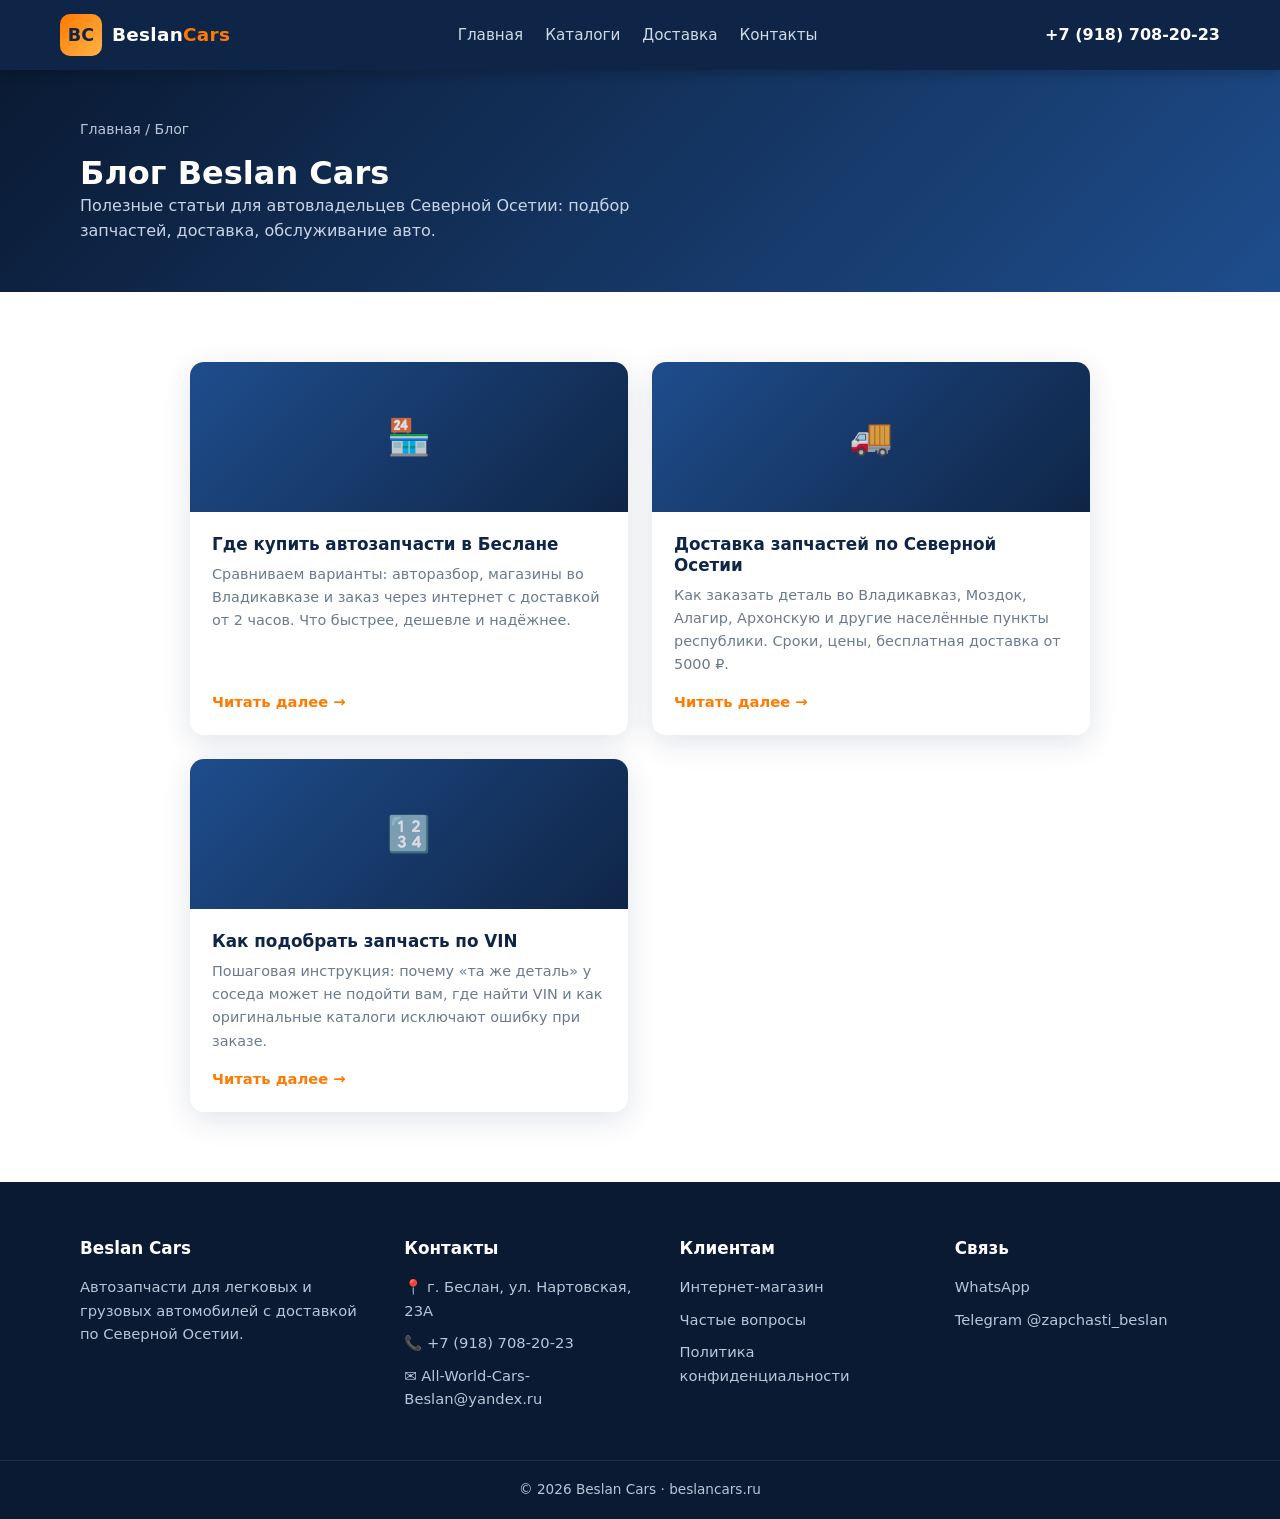
<file: blog.html>
<!DOCTYPE html>
<html lang="ru">
<head>
  <meta charset="UTF-8">
  <meta name="viewport" content="width=device-width, initial-scale=1.0">
  <title>Блог об автозапчастях — Beslan Cars | Беслан, Северная Осетия</title>
  <meta name="description" content="Статьи о подборе и покупке автозапчастей в Северной Осетии: как выбрать деталь по VIN, доставка запчастей, советы автовладельцам.">
  <link rel="canonical" href="https://beslancars.ru/blog.html">
  <meta name="robots" content="index, follow">
  <link rel="icon" type="image/svg+xml" href="assets/favicon.svg">
  <link rel="stylesheet" href="css/style.css">
</head>
<body>
  <header class="header">
    <div class="container header__inner">
      <a class="logo" href="/" aria-label="Beslan Cars — на главную">
        <span class="logo__mark">BC</span>
        <span class="logo__text">Beslan<span>Cars</span></span>
      </a>
      <nav class="nav" aria-label="Навигация">
        <a href="/">Главная</a>
        <a href="/#catalogs">Каталоги</a>
        <a href="/#delivery">Доставка</a>
        <a href="/#contacts">Контакты</a>
      </nav>
      <div class="header__cta">
        <a href="tel:+79187082023" class="header__phone">+7 (918) 708-20-23</a>
        <button class="burger" aria-label="Открыть меню">☰</button>
      </div>
    </div>
  </header>

  <section class="page-head">
    <div class="container">
      <p class="breadcrumbs"><a href="/">Главная</a> / Блог</p>
      <h1>Блог Beslan Cars</h1>
      <p style="color:#c9d5e6; max-width:640px">Полезные статьи для автовладельцев Северной Осетии: подбор запчастей, доставка, обслуживание авто.</p>
    </div>
  </section>

  <section class="section">
    <div class="container">
      <div class="blog-list">
        <article class="card post-card">
          <div class="post-card__img">🏪</div>
          <div class="post-card__body">
            <h3><a href="blog/gde-kupit-autozapchasti-v-beslane.html" style="color:var(--navy)">Где купить автозапчасти в Беслане</a></h3>
            <p>Сравниваем варианты: авторазбор, магазины во Владикавказе и заказ через интернет с доставкой от 2 часов. Что быстрее, дешевле и надёжнее.</p>
            <a class="read-more" href="blog/gde-kupit-autozapchasti-v-beslane.html">Читать далее →</a>
          </div>
        </article>
        <article class="card post-card">
          <div class="post-card__img">🚚</div>
          <div class="post-card__body">
            <h3><a href="blog/dostavka-zapchastey-po-severoy-osetii.html" style="color:var(--navy)">Доставка запчастей по Северной Осетии</a></h3>
            <p>Как заказать деталь во Владикавказ, Моздок, Алагир, Архонскую и другие населённые пункты республики. Сроки, цены, бесплатная доставка от 5000 ₽.</p>
            <a class="read-more" href="blog/dostavka-zapchastey-po-severoy-osetii.html">Читать далее →</a>
          </div>
        </article>
        <article class="card post-card">
          <div class="post-card__img">🔢</div>
          <div class="post-card__body">
            <h3><a href="blog/kak-podobrat-zapchast-po-vin.html" style="color:var(--navy)">Как подобрать запчасть по VIN</a></h3>
            <p>Пошаговая инструкция: почему «та же деталь» у соседа может не подойти вам, где найти VIN и как оригинальные каталоги исключают ошибку при заказе.</p>
            <a class="read-more" href="blog/kak-podobrat-zapchast-po-vin.html">Читать далее →</a>
          </div>
        </article>
      </div>
    </div>
  </section>

  <footer class="footer">
    <div class="container">
      <div class="footer__grid">
        <div>
          <h3>Beslan Cars</h3>
          <p style="font-size:.92rem">Автозапчасти для легковых и грузовых автомобилей с доставкой по Северной Осетии.</p>
        </div>
        <div>
          <h3>Контакты</h3>
          <ul>
            <li>📍 г. Беслан, ул. Нартовская, 23А</li>
            <li>📞 <a href="tel:+79187082023">+7 (918) 708-20-23</a></li>
            <li>✉️ <a href="mailto:All-World-Cars-Beslan@yandex.ru">All-World-Cars-Beslan@yandex.ru</a></li>
          </ul>
        </div>
        <div>
          <h3>Клиентам</h3>
          <ul>
            <li><a href="https://all-world-cars.com/?FranchiseeId=157358060" target="_blank" rel="noopener noreferrer">Интернет-магазин</a></li>
            <li><a href="/#faq">Частые вопросы</a></li>
            <li><a href="privacy.html">Политика конфиденциальности</a></li>
          </ul>
        </div>
        <div>
          <h3>Связь</h3>
          <ul>
            <li><a href="https://wa.me/79187082023" target="_blank" rel="noopener noreferrer">WhatsApp</a></li>
            <li><a href="https://t.me/zapchasti_beslan" target="_blank" rel="noopener noreferrer">Telegram @zapchasti_beslan</a></li>
          </ul>
        </div>
      </div>
    </div>
    <div class="copyright"><div class="container">© <span class="js-year">2026</span> Beslan Cars · beslancars.ru</div></div>
  </footer>

  <script src="js/main.js" defer></script>
</body>
</html>
</file>
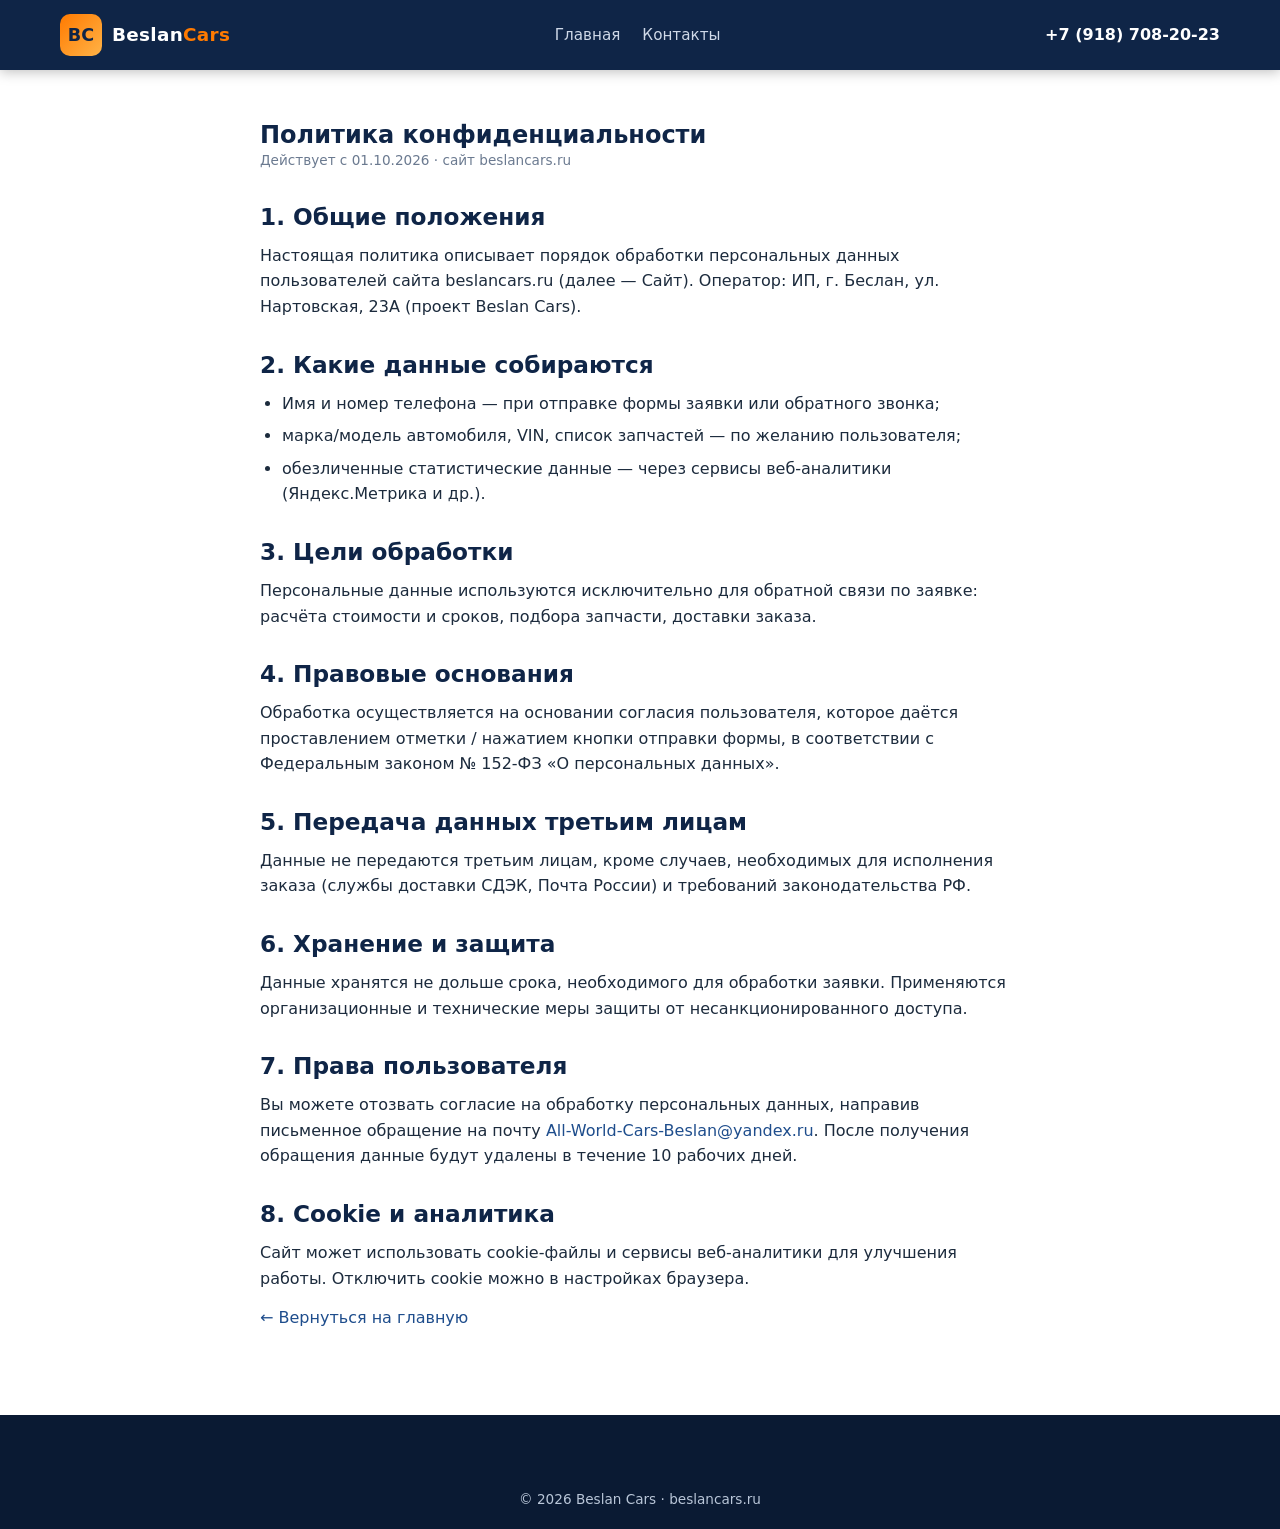
<file: privacy.html>
<!DOCTYPE html>
<html lang="ru">
<head>
  <meta charset="UTF-8">
  <meta name="viewport" content="width=device-width, initial-scale=1.0">
  <title>Политика конфиденциальности — Beslan Cars</title>
  <meta name="robots" content="noindex, follow">
  <link rel="icon" type="image/svg+xml" href="assets/favicon.svg">
  <link rel="stylesheet" href="css/style.css">
</head>
<body>
  <header class="header">
    <div class="container header__inner">
      <a class="logo" href="/" aria-label="Beslan Cars — на главную">
        <span class="logo__mark">BC</span>
        <span class="logo__text">Beslan<span>Cars</span></span>
      </a>
      <nav class="nav"><a href="/">Главная</a><a href="/#contacts">Контакты</a></nav>
      <div class="header__cta">
        <a href="tel:+79187082023" class="header__phone">+7 (918) 708-20-23</a>
        <button class="burger" aria-label="Открыть меню">☰</button>
      </div>
    </div>
  </header>

  <article class="article">
    <h1>Политика конфиденциальности</h1>
    <p class="article__meta">Действует с 01.10.2026 · сайт beslancars.ru</p>

    <h2>1. Общие положения</h2>
    <p>Настоящая политика описывает порядок обработки персональных данных пользователей сайта beslancars.ru (далее — Сайт). Оператор: ИП, г. Беслан, ул. Нартовская, 23А (проект Beslan Cars).</p>

    <h2>2. Какие данные собираются</h2>
    <ul>
      <li>Имя и номер телефона — при отправке формы заявки или обратного звонка;</li>
      <li>марка/модель автомобиля, VIN, список запчастей — по желанию пользователя;</li>
      <li>обезличенные статистические данные — через сервисы веб-аналитики (Яндекс.Метрика и др.).</li>
    </ul>

    <h2>3. Цели обработки</h2>
    <p>Персональные данные используются исключительно для обратной связи по заявке: расчёта стоимости и сроков, подбора запчасти, доставки заказа.</p>

    <h2>4. Правовые основания</h2>
    <p>Обработка осуществляется на основании согласия пользователя, которое даётся проставлением отметки / нажатием кнопки отправки формы, в соответствии с Федеральным законом № 152-ФЗ «О персональных данных».</p>

    <h2>5. Передача данных третьим лицам</h2>
    <p>Данные не передаются третьим лицам, кроме случаев, необходимых для исполнения заказа (службы доставки СДЭК, Почта России) и требований законодательства РФ.</p>

    <h2>6. Хранение и защита</h2>
    <p>Данные хранятся не дольше срока, необходимого для обработки заявки. Применяются организационные и технические меры защиты от несанкционированного доступа.</p>

    <h2>7. Права пользователя</h2>
    <p>Вы можете отозвать согласие на обработку персональных данных, направив письменное обращение на почту <a href="mailto:All-World-Cars-Beslan@yandex.ru">All-World-Cars-Beslan@yandex.ru</a>. После получения обращения данные будут удалены в течение 10 рабочих дней.</p>

    <h2>8. Cookie и аналитика</h2>
    <p>Сайт может использовать cookie-файлы и сервисы веб-аналитики для улучшения работы. Отключить cookie можно в настройках браузера.</p>

    <p><a href="/">← Вернуться на главную</a></p>
  </article>

  <footer class="footer">
    <div class="container">
      <div class="copyright" style="border-top:none">© <span class="js-year">2026</span> Beslan Cars · beslancars.ru</div>
    </div>
  </footer>
  <script src="js/main.js" defer></script>
</body>
</html>
</file>
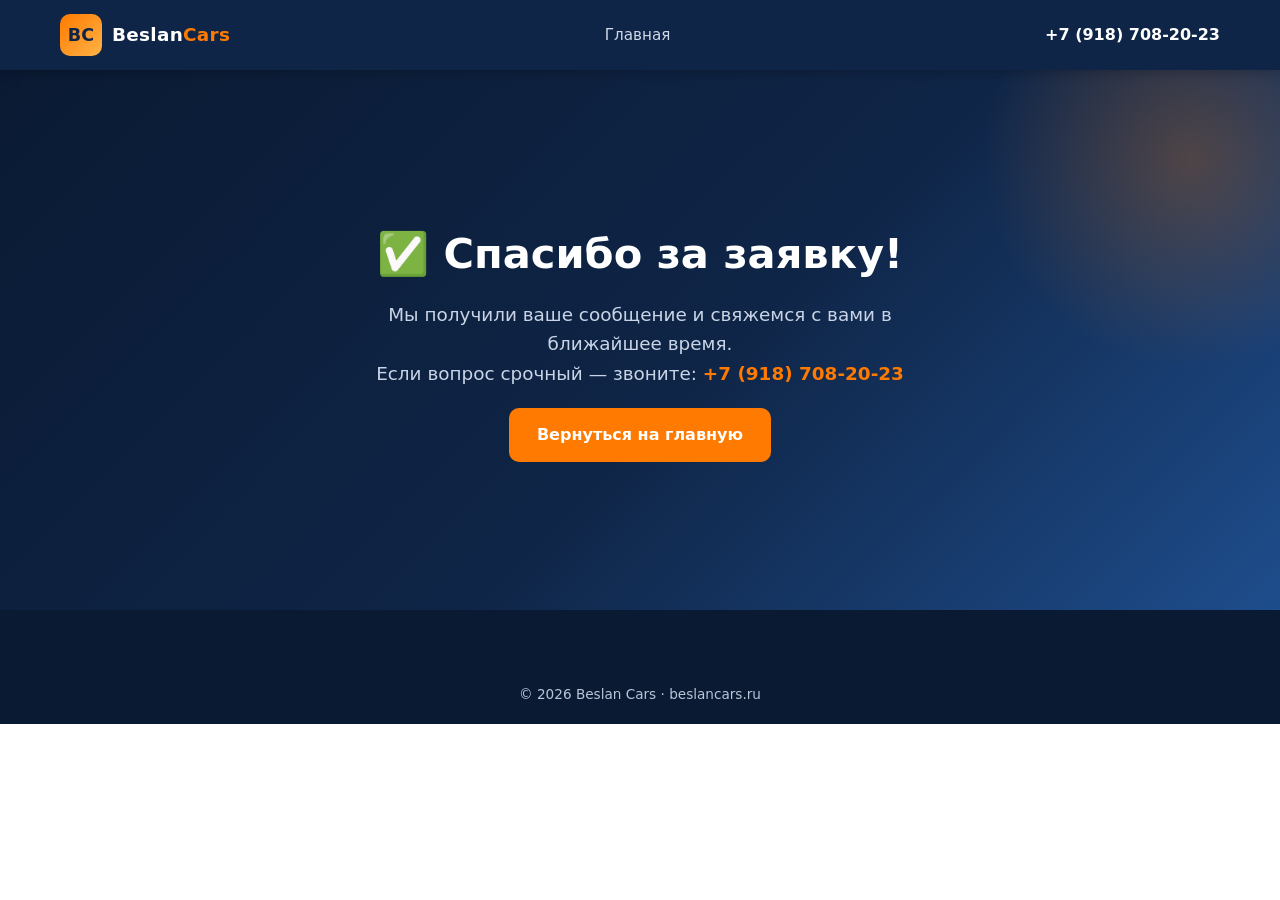
<file: spasibo.html>
<!DOCTYPE html>
<html lang="ru">
<head>
  <meta charset="UTF-8">
  <meta name="viewport" content="width=device-width, initial-scale=1.0">
  <title>Спасибо за заявку! — Beslan Cars</title>
  <meta name="robots" content="noindex, follow">
  <link rel="icon" type="image/svg+xml" href="assets/favicon.svg">
  <link rel="stylesheet" href="css/style.css">
</head>
<body>
  <header class="header">
    <div class="container header__inner">
      <a class="logo" href="/" aria-label="Beslan Cars — на главную">
        <span class="logo__mark">BC</span>
        <span class="logo__text">Beslan<span>Cars</span></span>
      </a>
      <nav class="nav"><a href="/">Главная</a></nav>
      <div class="header__cta">
        <a href="tel:+79187082023" class="header__phone">+7 (918) 708-20-23</a>
        <button class="burger" aria-label="Открыть меню">☰</button>
      </div>
    </div>
  </header>

  <section class="hero" style="min-height:60vh; display:flex; align-items:center">
    <div class="container text-center">
      <h1>✅ Спасибо за заявку!</h1>
      <p class="hero__sub" style="margin:20px auto">Мы получили ваше сообщение и свяжемся с вами в ближайшее время.<br>Если вопрос срочный — звоните: <a href="tel:+79187082023" style="color:var(--orange); font-weight:700">+7 (918) 708-20-23</a></p>
      <a href="/" class="btn btn--primary">Вернуться на главную</a>
    </div>
  </section>

  <footer class="footer">
    <div class="container">
      <div class="copyright" style="border-top:none">© <span class="js-year">2026</span> Beslan Cars · beslancars.ru</div>
    </div>
  </footer>
  <script src="js/main.js" defer></script>
</body>
</html>
</file>
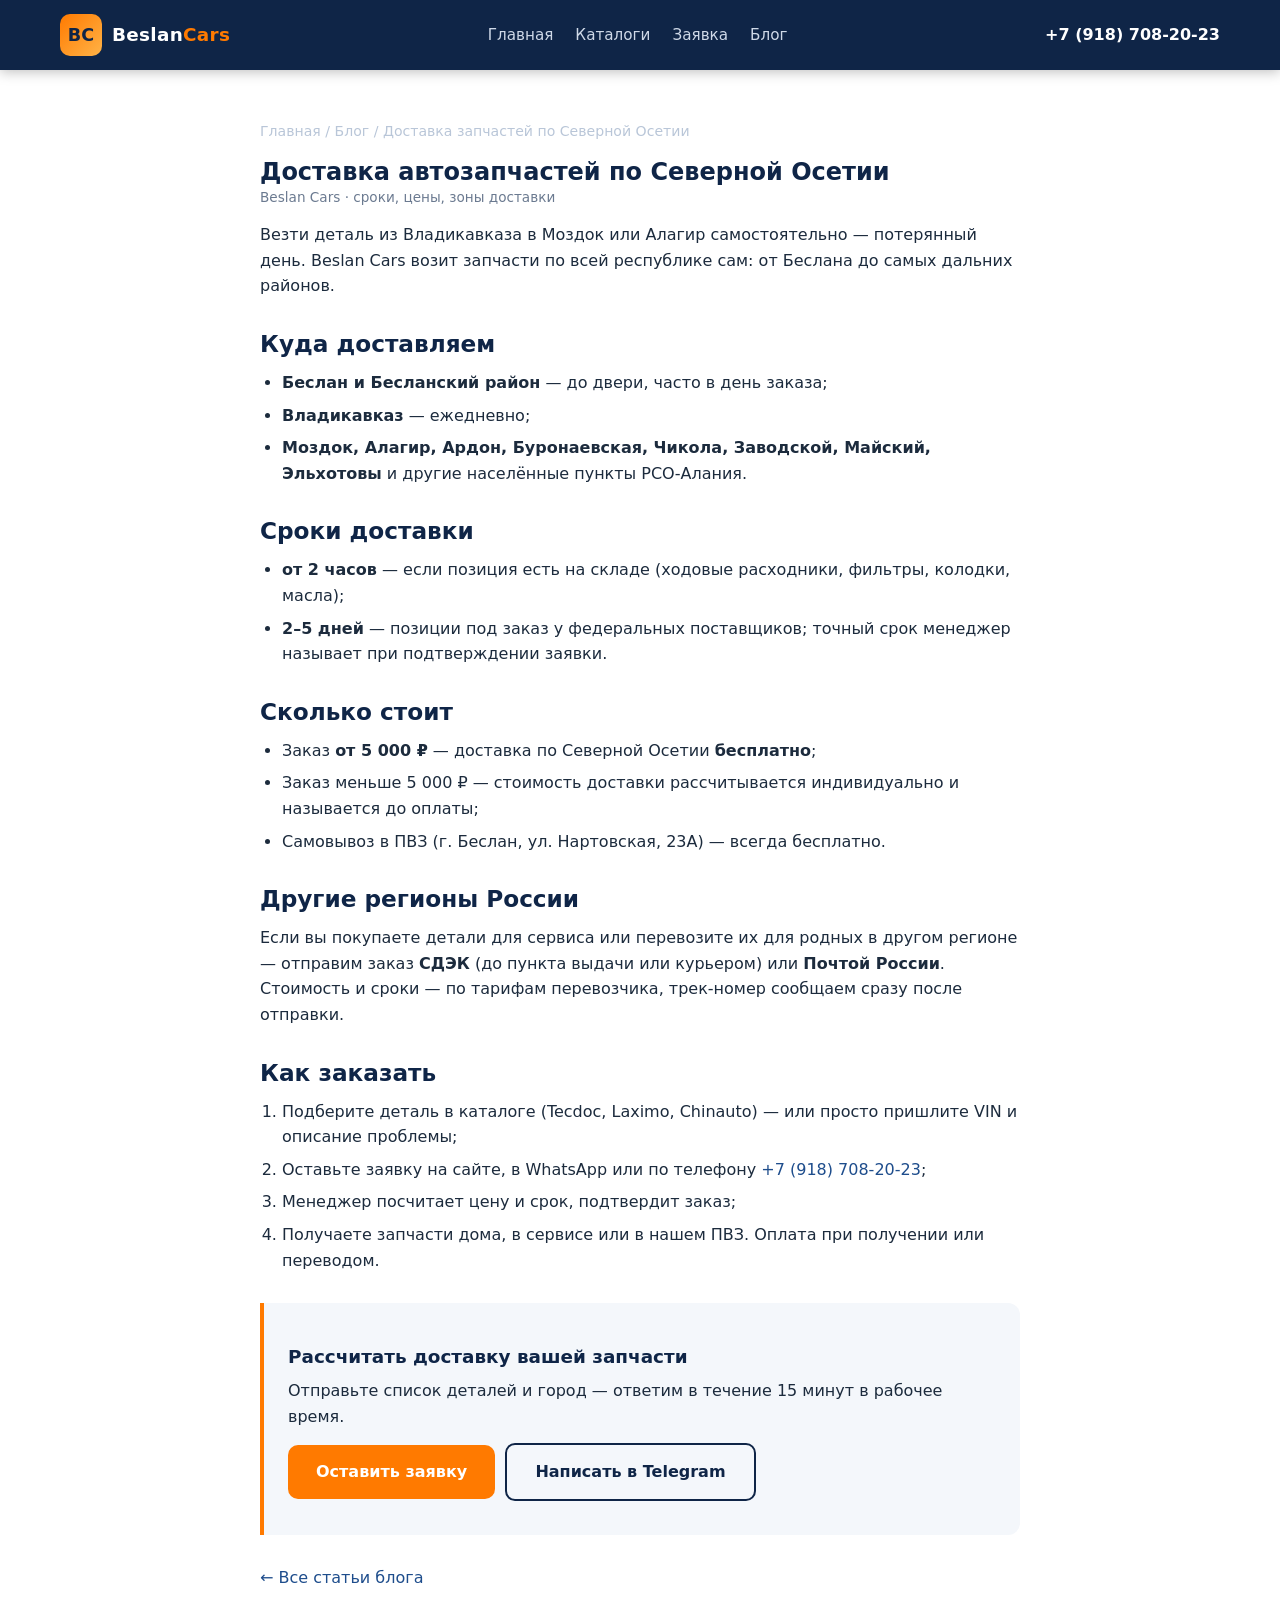
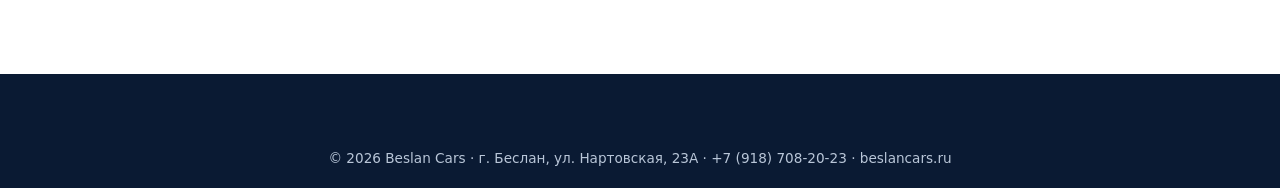
<file: blog/dostavka-zapchastey-po-severoy-osetii.html>
<!DOCTYPE html>
<html lang="ru">
<head>
  <meta charset="UTF-8">
  <meta name="viewport" content="width=device-width, initial-scale=1.0">
  <title>Доставка автозапчастей по Северной Осетии — от 2 часов | Beslan Cars</title>
  <meta name="description" content="Как заказать доставку автозапчастей во Владикавказ, Моздок, Алагир, Архонскую и другие города Северной Осетии. Сроки от 2 часов, бесплатно от 5000 ₽.">
  <link rel="canonical" href="https://beslancars.ru/blog/dostavka-zapchastey-po-severoy-osetii.html">
  <meta name="robots" content="index, follow">
  <link rel="icon" type="image/svg+xml" href="../assets/favicon.svg">
  <link rel="stylesheet" href="../css/style.css">
</head>
<body>
  <header class="header">
    <div class="container header__inner">
      <a class="logo" href="/" aria-label="Beslan Cars — на главную">
        <span class="logo__mark">BC</span>
        <span class="logo__text">Beslan<span>Cars</span></span>
      </a>
      <nav class="nav" aria-label="Навигация">
        <a href="/">Главная</a>
        <a href="/#catalogs">Каталоги</a>
        <a href="/#order">Заявка</a>
        <a href="/blog.html">Блог</a>
      </nav>
      <div class="header__cta">
        <a href="tel:+79187082023" class="header__phone">+7 (918) 708-20-23</a>
        <button class="burger" aria-label="Открыть меню">☰</button>
      </div>
    </div>
  </header>

  <article class="article">
    <p class="breadcrumbs"><a href="/">Главная</a> / <a href="/blog.html">Блог</a> / Доставка запчастей по Северной Осетии</p>
    <h1>Доставка автозапчастей по Северной Осетии</h1>
    <p class="article__meta">Beslan Cars · сроки, цены, зоны доставки</p>

    <p>Везти деталь из Владикавказа в Моздок или Алагир самостоятельно — потерянный день. Beslan Cars возит запчасти по всей республике сам: от Беслана до самых дальних районов.</p>

    <h2>Куда доставляем</h2>
    <ul>
      <li><strong>Беслан и Бесланский район</strong> — до двери, часто в день заказа;</li>
      <li><strong>Владикавказ</strong> — ежедневно;</li>
      <li><strong>Моздок, Алагир, Ардон, Буронаевская, Чикола, Заводской, Майский, Эльхотовы</strong> и другие населённые пункты РСО-Алания.</li>
    </ul>

    <h2>Сроки доставки</h2>
    <ul>
      <li><strong>от 2 часов</strong> — если позиция есть на складе (ходовые расходники, фильтры, колодки, масла);</li>
      <li><strong>2–5 дней</strong> — позиции под заказ у федеральных поставщиков; точный срок менеджер называет при подтверждении заявки.</li>
    </ul>

    <h2>Сколько стоит</h2>
    <ul>
      <li>Заказ <strong>от 5 000 ₽</strong> — доставка по Северной Осетии <strong>бесплатно</strong>;</li>
      <li>Заказ меньше 5 000 ₽ — стоимость доставки рассчитывается индивидуально и называется до оплаты;</li>
      <li>Самовывоз в ПВЗ (г. Беслан, ул. Нартовская, 23А) — всегда бесплатно.</li>
    </ul>

    <h2>Другие регионы России</h2>
    <p>Если вы покупаете детали для сервиса или перевозите их для родных в другом регионе — отправим заказ <strong>СДЭК</strong> (до пункта выдачи или курьером) или <strong>Почтой России</strong>. Стоимость и сроки — по тарифам перевозчика, трек-номер сообщаем сразу после отправки.</p>

    <h2>Как заказать</h2>
    <ol>
      <li>Подберите деталь в каталоге (Tecdoc, Laximo, Chinauto) — или просто пришлите VIN и описание проблемы;</li>
      <li>Оставьте заявку на сайте, в WhatsApp или по телефону <a href="tel:+79187082023">+7 (918) 708-20-23</a>;</li>
      <li>Менеджер посчитает цену и срок, подтвердит заказ;</li>
      <li>Получаете запчасти дома, в сервисе или в нашем ПВЗ. Оплата при получении или переводом.</li>
    </ol>

    <div class="article-cta">
      <h3>Рассчитать доставку вашей запчасти</h3>
      <p>Отправьте список деталей и город — ответим в течение 15 минут в рабочее время.</p>
      <p>
        <a class="btn btn--primary" href="/#order">Оставить заявку</a>&nbsp;
        <a class="btn btn--outline" style="color:var(--navy); border-color:var(--navy)" href="https://t.me/zapchasti_beslan" target="_blank" rel="noopener noreferrer">Написать в Telegram</a>
      </p>
    </div>

    <p><a href="/blog.html">← Все статьи блога</a></p>
  </article>

  <footer class="footer">
    <div class="container">
      <div class="copyright" style="border-top:none">
        © <span class="js-year">2026</span> Beslan Cars · г. Беслан, ул. Нартовская, 23А · <a href="tel:+79187082023">+7 (918) 708-20-23</a> · beslancars.ru
      </div>
    </div>
  </footer>
  <script src="../js/main.js" defer></script>
</body>
</html>
</file>
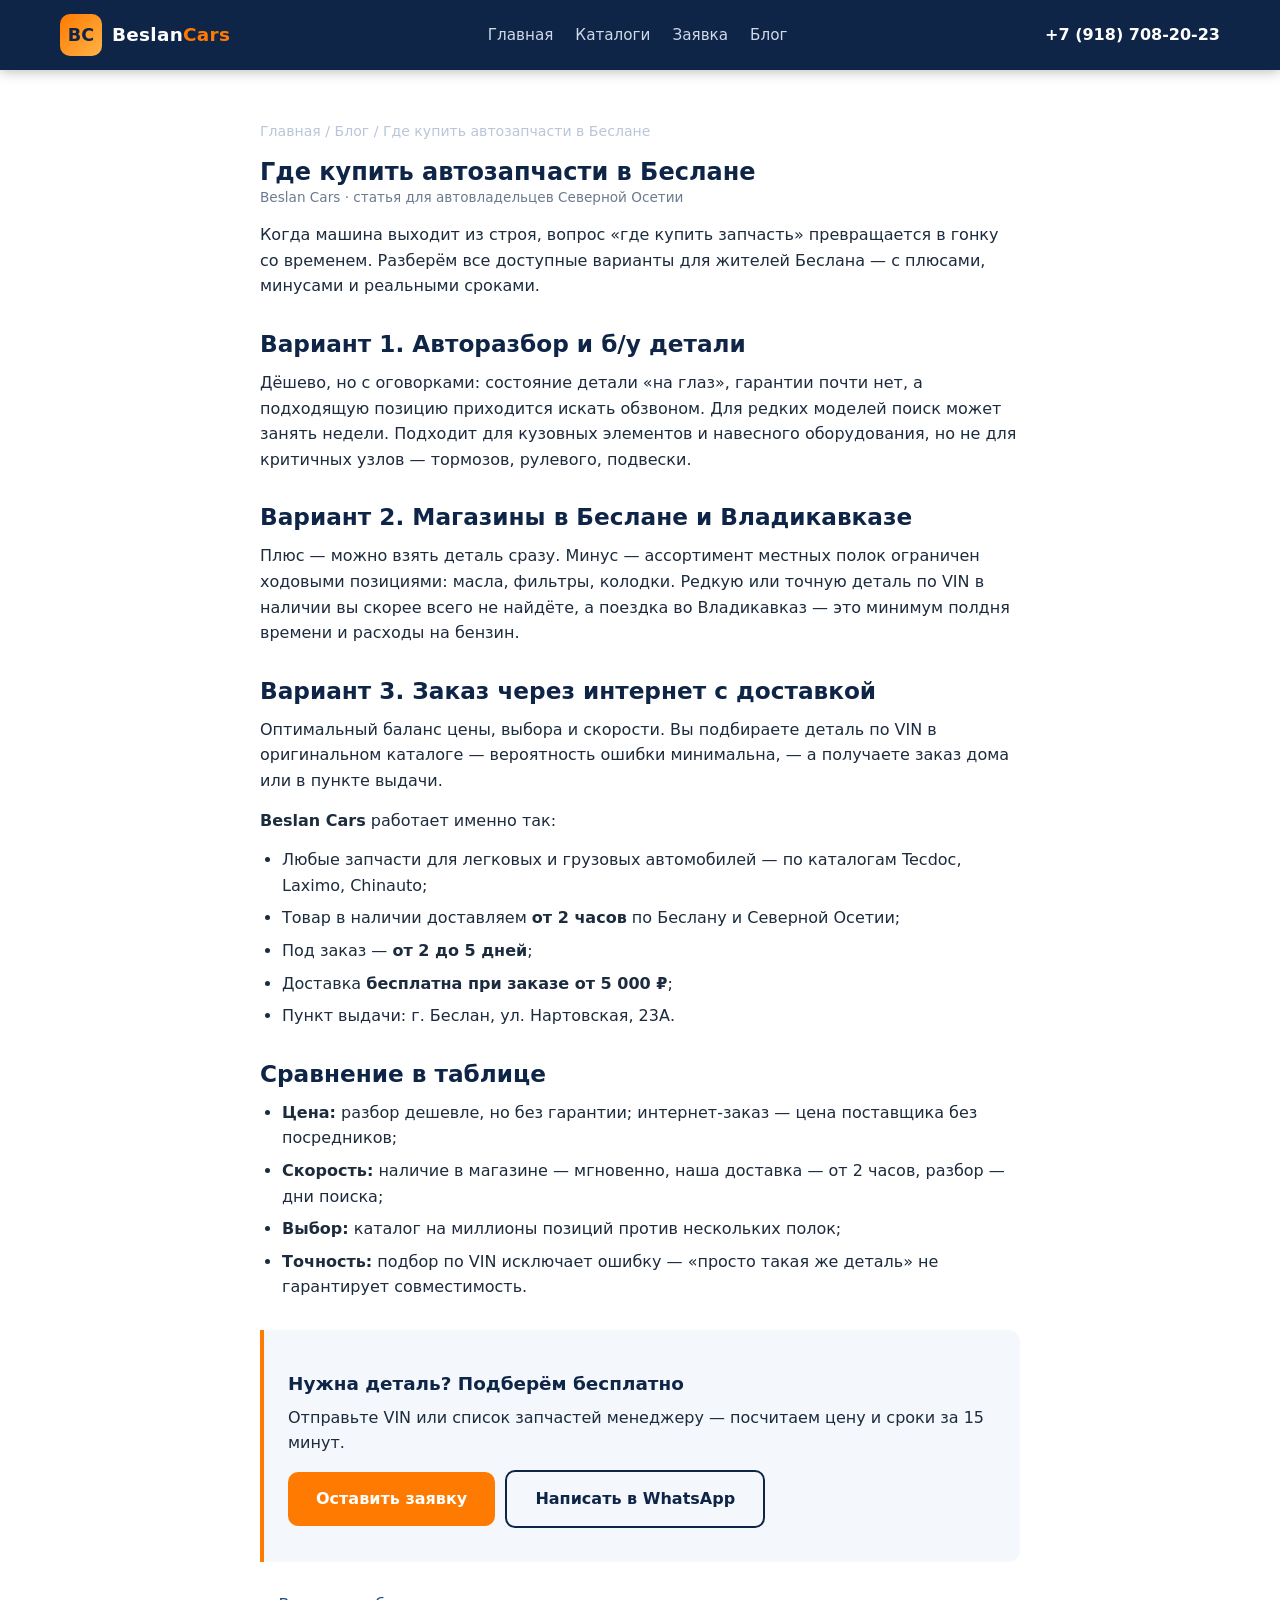
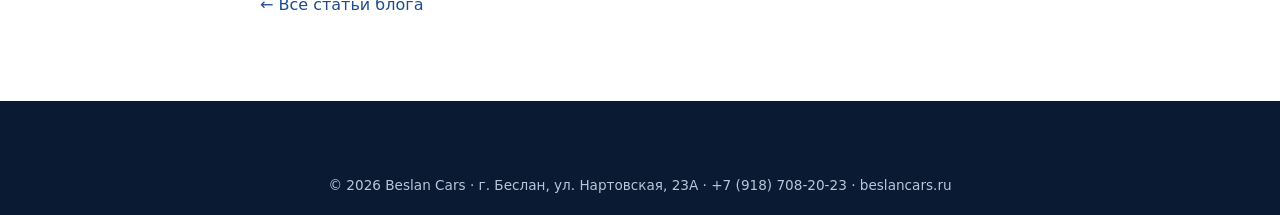
<file: blog/gde-kupit-autozapchasti-v-beslane.html>
<!DOCTYPE html>
<html lang="ru">
<head>
  <meta charset="UTF-8">
  <meta name="viewport" content="width=device-width, initial-scale=1.0">
  <title>Где купить автозапчасти в Беслане: сравнение способов | Beslan Cars</title>
  <meta name="description" content="Разбираем, где купить автозапчасти в Беслане: авторазбор, местные магазины, заказ во Владикавказе или доставка на дом от Beslan Cars. Сроки, цены, риски.">
  <link rel="canonical" href="https://beslancars.ru/blog/gde-kupit-autozapchasti-v-beslane.html">
  <meta name="robots" content="index, follow">
  <link rel="icon" type="image/svg+xml" href="../assets/favicon.svg">
  <link rel="stylesheet" href="../css/style.css">
</head>
<body>
  <header class="header">
    <div class="container header__inner">
      <a class="logo" href="/" aria-label="Beslan Cars — на главную">
        <span class="logo__mark">BC</span>
        <span class="logo__text">Beslan<span>Cars</span></span>
      </a>
      <nav class="nav" aria-label="Навигация">
        <a href="/">Главная</a>
        <a href="/#catalogs">Каталоги</a>
        <a href="/#order">Заявка</a>
        <a href="/blog.html">Блог</a>
      </nav>
      <div class="header__cta">
        <a href="tel:+79187082023" class="header__phone">+7 (918) 708-20-23</a>
        <button class="burger" aria-label="Открыть меню">☰</button>
      </div>
    </div>
  </header>

  <article class="article">
    <p class="breadcrumbs"><a href="/">Главная</a> / <a href="/blog.html">Блог</a> / Где купить автозапчасти в Беслане</p>
    <h1>Где купить автозапчасти в Беслане</h1>
    <p class="article__meta">Beslan Cars · статья для автовладельцев Северной Осетии</p>

    <p>Когда машина выходит из строя, вопрос «где купить запчасть» превращается в гонку со временем. Разберём все доступные варианты для жителей Беслана — с плюсами, минусами и реальными сроками.</p>

    <h2>Вариант 1. Авторазбор и б/у детали</h2>
    <p>Дёшево, но с оговорками: состояние детали «на глаз», гарантии почти нет, а подходящую позицию приходится искать обзвоном. Для редких моделей поиск может занять недели. Подходит для кузовных элементов и навесного оборудования, но не для критичных узлов — тормозов, рулевого, подвески.</p>

    <h2>Вариант 2. Магазины в Беслане и Владикавказе</h2>
    <p>Плюс — можно взять деталь сразу. Минус — ассортимент местных полок ограничен ходовыми позициями: масла, фильтры, колодки. Редкую или точную деталь по VIN в наличии вы скорее всего не найдёте, а поездка во Владикавказ — это минимум полдня времени и расходы на бензин.</p>

    <h2>Вариант 3. Заказ через интернет с доставкой</h2>
    <p>Оптимальный баланс цены, выбора и скорости. Вы подбираете деталь по VIN в оригинальном каталоге — вероятность ошибки минимальна, — а получаете заказ дома или в пункте выдачи.</p>
    <p><strong>Beslan Cars</strong> работает именно так:</p>
    <ul>
      <li>Любые запчасти для легковых и грузовых автомобилей — по каталогам Tecdoc, Laximo, Chinauto;</li>
      <li>Товар в наличии доставляем <strong>от 2 часов</strong> по Беслану и Северной Осетии;</li>
      <li>Под заказ — <strong>от 2 до 5 дней</strong>;</li>
      <li>Доставка <strong>бесплатна при заказе от 5 000 ₽</strong>;</li>
      <li>Пункт выдачи: г. Беслан, ул. Нартовская, 23А.</li>
    </ul>

    <h2>Сравнение в таблице</h2>
    <ul>
      <li><strong>Цена:</strong> разбор дешевле, но без гарантии; интернет-заказ — цена поставщика без посредников;</li>
      <li><strong>Скорость:</strong> наличие в магазине — мгновенно, наша доставка — от 2 часов, разбор — дни поиска;</li>
      <li><strong>Выбор:</strong> каталог на миллионы позиций против нескольких полок;</li>
      <li><strong>Точность:</strong> подбор по VIN исключает ошибку — «просто такая же деталь» не гарантирует совместимость.</li>
    </ul>

    <div class="article-cta">
      <h3>Нужна деталь? Подберём бесплатно</h3>
      <p>Отправьте VIN или список запчастей менеджеру — посчитаем цену и сроки за 15 минут.</p>
      <p>
        <a class="btn btn--primary" href="/#order">Оставить заявку</a>&nbsp;
        <a class="btn btn--outline" style="color:var(--navy); border-color:var(--navy)" href="https://wa.me/79187082023" target="_blank" rel="noopener noreferrer">Написать в WhatsApp</a>
      </p>
    </div>

    <p><a href="/blog.html">← Все статьи блога</a></p>
  </article>

  <footer class="footer">
    <div class="container">
      <div class="copyright" style="border-top:none">
        © <span class="js-year">2026</span> Beslan Cars · г. Беслан, ул. Нартовская, 23А · <a href="tel:+79187082023">+7 (918) 708-20-23</a> · beslancars.ru
      </div>
    </div>
  </footer>
  <script src="../js/main.js" defer></script>
</body>
</html>
</file>
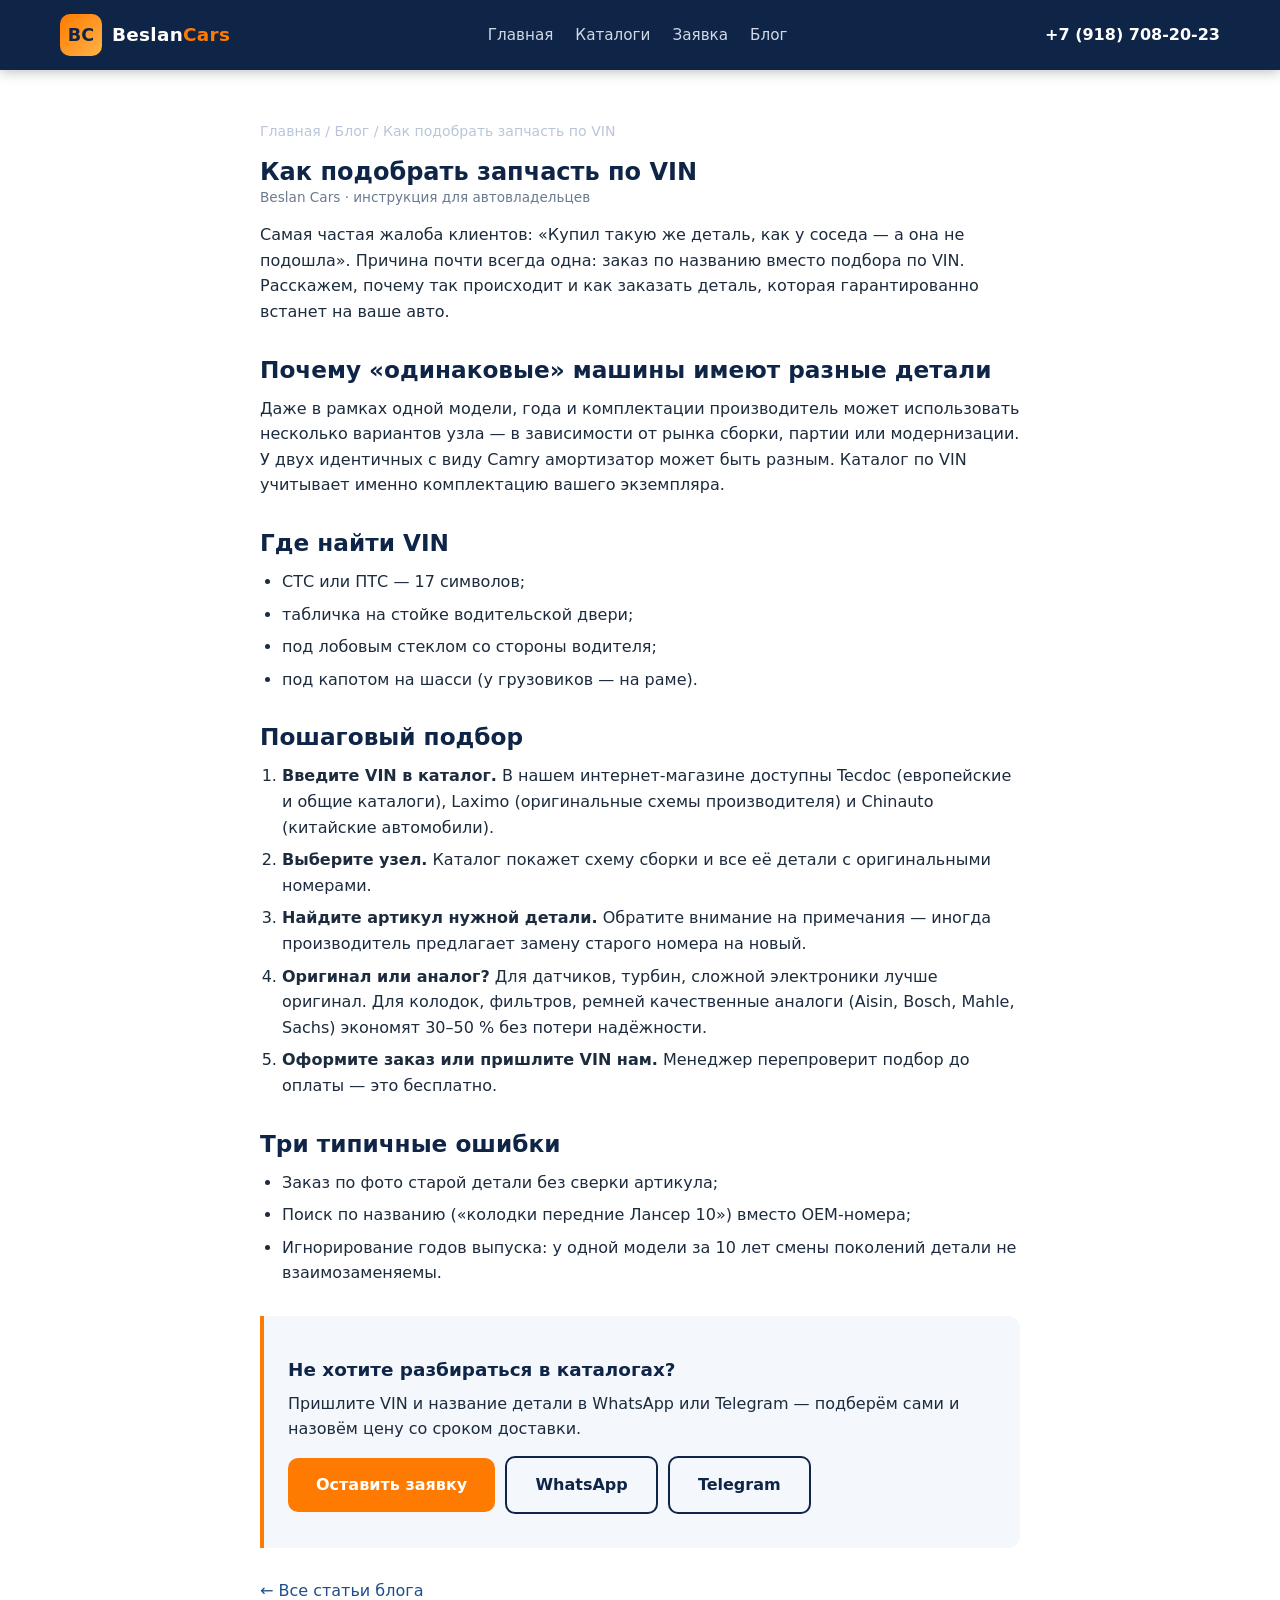
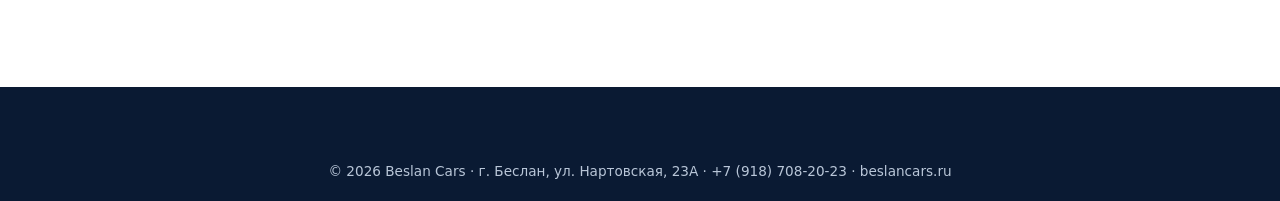
<file: blog/kak-podobrat-zapchast-po-vin.html>
<!DOCTYPE html>
<html lang="ru">
<head>
  <meta charset="UTF-8">
  <meta name="viewport" content="width=device-width, initial-scale=1.0">
  <title>Как подобрать автозапчасть по VIN: пошаговая инструкция | Beslan Cars</title>
  <meta name="description" content="Почему одинаковые машины имеют разные детали, где найти VIN и как с его помощью точно подобрать запчасть в каталогах Tecdoc и Laximo. Инструкция от Beslan Cars.">
  <link rel="canonical" href="https://beslancars.ru/blog/kak-podobrat-zapchast-po-vin.html">
  <meta name="robots" content="index, follow">
  <link rel="icon" type="image/svg+xml" href="../assets/favicon.svg">
  <link rel="stylesheet" href="../css/style.css">
</head>
<body>
  <header class="header">
    <div class="container header__inner">
      <a class="logo" href="/" aria-label="Beslan Cars — на главную">
        <span class="logo__mark">BC</span>
        <span class="logo__text">Beslan<span>Cars</span></span>
      </a>
      <nav class="nav" aria-label="Навигация">
        <a href="/">Главная</a>
        <a href="/#catalogs">Каталоги</a>
        <a href="/#order">Заявка</a>
        <a href="/blog.html">Блог</a>
      </nav>
      <div class="header__cta">
        <a href="tel:+79187082023" class="header__phone">+7 (918) 708-20-23</a>
        <button class="burger" aria-label="Открыть меню">☰</button>
      </div>
    </div>
  </header>

  <article class="article">
    <p class="breadcrumbs"><a href="/">Главная</a> / <a href="/blog.html">Блог</a> / Как подобрать запчасть по VIN</p>
    <h1>Как подобрать запчасть по VIN</h1>
    <p class="article__meta">Beslan Cars · инструкция для автовладельцев</p>

    <p>Самая частая жалоба клиентов: «Купил такую же деталь, как у соседа — а она не подошла». Причина почти всегда одна: заказ по названию вместо подбора по VIN. Расскажем, почему так происходит и как заказать деталь, которая гарантированно встанет на ваше авто.</p>

    <h2>Почему «одинаковые» машины имеют разные детали</h2>
    <p>Даже в рамках одной модели, года и комплектации производитель может использовать несколько вариантов узла — в зависимости от рынка сборки, партии или модернизации. У двух идентичных с виду Camry амортизатор может быть разным. Каталог по VIN учитывает именно комплектацию вашего экземпляра.</p>

    <h2>Где найти VIN</h2>
    <ul>
      <li>СТС или ПТС — 17 символов;</li>
      <li>табличка на стойке водительской двери;</li>
      <li>под лобовым стеклом со стороны водителя;</li>
      <li>под капотом на шасси (у грузовиков — на раме).</li>
    </ul>

    <h2>Пошаговый подбор</h2>
    <ol>
      <li><strong>Введите VIN в каталог.</strong> В нашем интернет-магазине доступны Tecdoc (европейские и общие каталоги), Laximo (оригинальные схемы производителя) и Chinauto (китайские автомобили).</li>
      <li><strong>Выберите узел.</strong> Каталог покажет схему сборки и все её детали с оригинальными номерами.</li>
      <li><strong>Найдите артикул нужной детали.</strong> Обратите внимание на примечания — иногда производитель предлагает замену старого номера на новый.</li>
      <li><strong>Оригинал или аналог?</strong> Для датчиков, турбин, сложной электроники лучше оригинал. Для колодок, фильтров, ремней качественные аналоги (Aisin, Bosch, Mahle, Sachs) экономят 30–50 % без потери надёжности.</li>
      <li><strong>Оформите заказ или пришлите VIN нам.</strong> Менеджер перепроверит подбор до оплаты — это бесплатно.</li>
    </ol>

    <h2>Три типичные ошибки</h2>
    <ul>
      <li>Заказ по фото старой детали без сверки артикула;</li>
      <li>Поиск по названию («колодки передние Лансер 10») вместо OEM-номера;</li>
      <li>Игнорирование годов выпуска: у одной модели за 10 лет смены поколений детали не взаимозаменяемы.</li>
    </ul>

    <div class="article-cta">
      <h3>Не хотите разбираться в каталогах?</h3>
      <p>Пришлите VIN и название детали в WhatsApp или Telegram — подберём сами и назовём цену со сроком доставки.</p>
      <p>
        <a class="btn btn--primary" href="/#order">Оставить заявку</a>&nbsp;
        <a class="btn btn--outline" style="color:var(--navy); border-color:var(--navy)" href="https://wa.me/79187082023" target="_blank" rel="noopener noreferrer">WhatsApp</a>&nbsp;
        <a class="btn btn--outline" style="color:var(--navy); border-color:var(--navy)" href="https://t.me/zapchasti_beslan" target="_blank" rel="noopener noreferrer">Telegram</a>
      </p>
    </div>

    <p><a href="/blog.html">← Все статьи блога</a></p>
  </article>

  <footer class="footer">
    <div class="container">
      <div class="copyright" style="border-top:none">
        © <span class="js-year">2026</span> Beslan Cars · г. Беслан, ул. Нартовская, 23А · <a href="tel:+79187082023">+7 (918) 708-20-23</a> · beslancars.ru
      </div>
    </div>
  </footer>
  <script src="../js/main.js" defer></script>
</body>
</html>
</file>
<file: css/style.css>
/* ============================================
   Beslan Cars — Автозапчасти с доставкой
   Фирменные цвета: тёмно-синий + оранжевый (all-world-cars)
   ============================================ */
:root {
  --navy: #0f2547;
  --navy-dark: #0a1a33;
  --blue: #1e4d8c;
  --orange: #ff7a00;
  --orange-dark: #e56d00;
  --light: #f4f7fb;
  --gray: #6b7a90;
  --text: #1c2b3d;
  --white: #ffffff;
  --radius: 14px;
  --shadow: 0 8px 30px rgba(15, 37, 71, 0.12);
}

* { margin: 0; padding: 0; box-sizing: border-box; }

html { scroll-behavior: smooth; }

body {
  font-family: 'Segoe UI', system-ui, -apple-system, Roboto, Arial, sans-serif;
  color: var(--text);
  line-height: 1.6;
  background: var(--white);
}

img { max-width: 100%; display: block; }

.container { max-width: 1160px; margin: 0 auto; padding: 0 20px; }

a { color: var(--blue); text-decoration: none; }
a:hover { color: var(--orange); }

h1, h2, h3 { line-height: 1.25; color: var(--navy); }

.section { padding: 70px 0; }
.section--light { background: var(--light); }
.section-title { font-size: 2rem; margin-bottom: 10px; text-align: center; }
.section-sub { text-align: center; color: var(--gray); max-width: 640px; margin: 0 auto 40px; }

/* ---------- Кнопки ---------- */
.btn {
  display: inline-block;
  padding: 14px 28px;
  border-radius: 10px;
  font-weight: 600;
  font-size: 1rem;
  cursor: pointer;
  border: none;
  transition: transform .15s ease, box-shadow .15s ease, background .2s;
  text-align: center;
}
.btn:hover { transform: translateY(-2px); box-shadow: 0 6px 18px rgba(0,0,0,.15); }
.btn--primary { background: var(--orange); color: var(--white); }
.btn--primary:hover { background: var(--orange-dark); color: var(--white); }
.btn--outline { background: transparent; color: var(--white); border: 2px solid var(--white); }
.btn--outline:hover { background: rgba(255,255,255,.12); color: var(--white); }
.btn--block { display: block; width: 100%; }

/* ---------- Шапка ---------- */
.header {
  position: sticky; top: 0; z-index: 100;
  background: var(--navy);
  box-shadow: 0 2px 12px rgba(0,0,0,.25);
}
.header__inner {
  display: flex; align-items: center; justify-content: space-between;
  gap: 20px; padding: 14px 0;
}
.logo { display: flex; align-items: center; gap: 10px; }
.logo__mark {
  width: 42px; height: 42px; border-radius: 10px;
  background: linear-gradient(135deg, var(--orange), #ffb347);
  display: flex; align-items: center; justify-content: center;
  font-weight: 800; color: var(--navy); font-size: 1.1rem;
}
.logo__text { color: var(--white); font-weight: 700; font-size: 1.15rem; letter-spacing: .3px; }
.logo__text span { color: var(--orange); }

.nav { display: flex; gap: 22px; }
.nav a { color: #cfd9e8; font-size: .95rem; font-weight: 500; }
.nav a:hover { color: var(--orange); }

.header__cta { display: flex; align-items: center; gap: 14px; }
.header__phone { color: var(--white); font-weight: 700; white-space: nowrap; }
.header__phone:hover { color: var(--orange); }

.burger { display: none; background: none; border: none; color: var(--white); font-size: 1.7rem; cursor: pointer; }

/* ---------- Hero ---------- */
.hero {
  background: linear-gradient(135deg, var(--navy-dark) 0%, var(--navy) 55%, var(--blue) 100%);
  color: var(--white);
  padding: 80px 0 70px;
  position: relative;
  overflow: hidden;
}
.hero::after {
  content: ""; position: absolute; right: -120px; top: -120px;
  width: 420px; height: 420px; border-radius: 50%;
  background: radial-gradient(circle, rgba(255,122,0,.25), transparent 70%);
}
.hero h1 { color: var(--white); font-size: 2.6rem; margin-bottom: 16px; max-width: 720px; }
.hero h1 em { color: var(--orange); font-style: normal; }
.hero__sub { font-size: 1.15rem; color: #c9d5e6; max-width: 620px; margin-bottom: 30px; }
.hero__buttons { display: flex; gap: 14px; flex-wrap: wrap; margin-bottom: 34px; }
.hero__badges { display: flex; gap: 12px; flex-wrap: wrap; }
.badge {
  background: rgba(255,255,255,.1);
  border: 1px solid rgba(255,255,255,.18);
  padding: 8px 16px; border-radius: 30px; font-size: .9rem; color: #e8eef7;
}

/* ---------- Преимущества ---------- */
.grid { display: grid; gap: 22px; }
.grid--3 { grid-template-columns: repeat(3, 1fr); }
.card {
  background: var(--white);
  border-radius: var(--radius);
  padding: 28px 24px;
  box-shadow: var(--shadow);
  transition: transform .15s ease;
}
.card:hover { transform: translateY(-4px); }
.card__icon {
  width: 52px; height: 52px; border-radius: 12px;
  background: rgba(255,122,0,.12);
  display: flex; align-items: center; justify-content: center;
  font-size: 1.5rem; margin-bottom: 16px;
}
.card h3 { font-size: 1.15rem; margin-bottom: 8px; }
.card p { color: var(--gray); font-size: .95rem; }

/* ---------- Каталоги ---------- */
.catalogs { display: grid; grid-template-columns: repeat(4, 1fr); gap: 14px; }
.catalog-link {
  display: flex; align-items: center; gap: 10px;
  background: var(--white); border: 2px solid #e3eaf3;
  border-radius: 12px; padding: 14px 16px;
  font-weight: 600; font-size: .93rem; color: var(--navy);
  transition: border-color .2s, box-shadow .2s;
}
.catalog-link:hover { border-color: var(--orange); color: var(--orange-dark); box-shadow: var(--shadow); }
.catalog-link svg { flex-shrink: 0; }

/* ---------- Доставка ---------- */
.delivery { display: grid; grid-template-columns: 1fr 1fr 1fr; gap: 22px; align-items: stretch; }
.delivery__card {
  background: var(--white); border-radius: var(--radius);
  padding: 28px; box-shadow: var(--shadow);
}
.delivery__card h3 { margin-bottom: 14px; font-size: 1.15rem; }
.delivery__card ul { list-style: none; }
.delivery__card li { padding: 7px 0 7px 26px; position: relative; color: var(--text); font-size: .95rem; }
.delivery__card li::before {
  content: "✓"; position: absolute; left: 0; top: 7px;
  color: var(--orange); font-weight: 800;
}
.pvz-photo { min-height: 260px; display: flex; flex-direction: column; align-items: center; justify-content: center; text-align: center; border: 2px dashed #c8d4e4; background: #fbfdff; }
.pvz-photo__placeholder { color: var(--gray); font-size: .95rem; padding: 20px; }
.pvz-photo img { border-radius: 10px; }

/* ---------- Форма ---------- */
.order { display: grid; grid-template-columns: 1.1fr .9fr; gap: 40px; align-items: center; }
.order__info h2 { font-size: 1.9rem; margin-bottom: 14px; }
.order__info p { color: #d3deec; margin-bottom: 18px; }
.order__contacts { display: flex; flex-direction: column; gap: 10px; margin-top: 10px; }
.order__contacts a { color: var(--white); font-weight: 600; display: flex; align-items: center; gap: 10px; }
.order__contacts a:hover { color: var(--orange); }

.form-card {
  background: var(--white); border-radius: var(--radius);
  padding: 32px; box-shadow: 0 20px 60px rgba(0,0,0,.35);
}
.form-card h3 { margin-bottom: 6px; }
.form-card > p { color: var(--gray); font-size: .92rem; margin-bottom: 18px; }
.form-group { margin-bottom: 14px; }
.form-group label { display: block; font-size: .85rem; font-weight: 600; margin-bottom: 5px; color: var(--navy); }
.form-group input, .form-group textarea, .form-group select {
  width: 100%; padding: 12px 14px;
  border: 2px solid #dde5ef; border-radius: 9px;
  font-size: 1rem; font-family: inherit; color: var(--text);
  transition: border-color .2s;
}
.form-group input:focus, .form-group textarea:focus { outline: none; border-color: var(--orange); }
.form-note { font-size: .78rem; color: var(--gray); margin-top: 12px; text-align: center; }

/* ---------- Блог ---------- */
.post-card { overflow: hidden; padding: 0; display: flex; flex-direction: column; }
.post-card__img {
  height: 150px; display: flex; align-items: center; justify-content: center;
  background: linear-gradient(135deg, var(--blue), var(--navy));
  color: rgba(255,255,255,.85); font-size: 2.2rem;
}
.post-card__body { padding: 22px; display: flex; flex-direction: column; flex: 1; }
.post-card__body h3 { font-size: 1.05rem; margin-bottom: 8px; }
.post-card__body p { color: var(--gray); font-size: .9rem; flex: 1; }
.read-more { font-weight: 600; color: var(--orange); margin-top: 14px; font-size: .92rem; }
.text-center { text-align: center; }
.mt-4 { margin-top: 34px; }

/* ---------- Отзывы ---------- */
.reviews { display: grid; grid-template-columns: repeat(3, 1fr); gap: 22px; margin-bottom: 34px; }
.review { background: var(--white); border-radius: var(--radius); padding: 24px; box-shadow: var(--shadow); }
.review__stars { color: var(--orange); letter-spacing: 2px; margin-bottom: 10px; }
.review__text { font-size: .95rem; margin-bottom: 14px; color: var(--text); }
.review__author { font-weight: 700; font-size: .9rem; color: var(--navy); }
.review__city { color: var(--gray); font-size: .82rem; }

/* ---------- FAQ ---------- */
.faq { max-width: 780px; margin: 0 auto; }
.faq details {
  background: var(--white); border-radius: 12px; margin-bottom: 12px;
  box-shadow: var(--shadow); overflow: hidden;
}
.faq summary {
  cursor: pointer; padding: 18px 22px; font-weight: 600; color: var(--navy);
  list-style: none; position: relative; padding-right: 46px;
}
.faq summary::-webkit-details-marker { display: none; }
.faq summary::after {
  content: "+"; position: absolute; right: 20px; top: 50%; transform: translateY(-50%);
  color: var(--orange); font-size: 1.5rem; font-weight: 700;
}
.faq details[open] summary::after { content: "−"; }
.faq__answer { padding: 0 22px 18px; color: var(--gray); font-size: .95rem; }

/* ---------- Подвал ---------- */
.footer { background: var(--navy-dark); color: #b9c6d8; padding: 56px 0 0; }
.footer__grid { display: grid; grid-template-columns: 1.2fr 1fr 1fr 1fr; gap: 30px; padding-bottom: 40px; }
.footer h3 { color: var(--white); font-size: 1.05rem; margin-bottom: 16px; }
.footer a { color: #b9c6d8; }
.footer a:hover { color: var(--orange); }
.footer ul { list-style: none; }
.footer li { margin-bottom: 9px; font-size: .92rem; }
.footer__social { display: flex; gap: 10px; margin-top: 14px; }
.footer__social a {
  width: 40px; height: 40px; border-radius: 10px;
  background: rgba(255,255,255,.08);
  display: flex; align-items: center; justify-content: center;
  font-size: 1.1rem;
}
.footer__social a:hover { background: var(--orange); }
.copyright { border-top: 1px solid rgba(255,255,255,.1); padding: 18px 0; text-align: center; font-size: .85rem; }

/* ---------- Плавающие кнопки ---------- */
.float-btns { position: fixed; right: 18px; bottom: 18px; display: flex; flex-direction: column; gap: 12px; z-index: 90; }
.float-btn {
  width: 54px; height: 54px; border-radius: 50%;
  display: flex; align-items: center; justify-content: center;
  color: var(--white); font-size: 1.5rem; box-shadow: 0 6px 20px rgba(0,0,0,.3);
  transition: transform .15s;
}
.float-btn:hover { transform: scale(1.1); color: var(--white); }
.float-btn--wa { background: #25d366; }
.float-btn--tg { background: #2aabee; }
.float-btn--tel { background: var(--orange); }

/* ---------- Страницы статей / блог ---------- */
.page-head { background: linear-gradient(135deg, var(--navy-dark), var(--blue)); color: var(--white); padding: 48px 0; }
.page-head h1 { color: var(--white); font-size: 2rem; }
.breadcrumbs { font-size: .88rem; color: #b9c6d8; margin-bottom: 12px; }
.breadcrumbs a { color: #b9c6d8; }
.article { max-width: 800px; margin: 0 auto; padding: 50px 20px 70px; }
.article h2 { font-size: 1.45rem; margin: 30px 0 12px; }
.article h3 { font-size: 1.15rem; margin: 22px 0 10px; }
.article p { margin-bottom: 14px; }
.article ul, .article ol { margin: 0 0 16px 22px; }
.article li { margin-bottom: 7px; }
.article__meta { color: var(--gray); font-size: .85rem; margin-bottom: 24px; }
.article-cta {
  background: var(--light); border-left: 4px solid var(--orange);
  padding: 20px 24px; border-radius: 0 12px 12px 0; margin: 30px 0;
}
.blog-list { display: grid; grid-template-columns: repeat(2, 1fr); gap: 24px; max-width: 900px; margin: 0 auto; }
.blog-list .card { display: flex; flex-direction: column; }

/* ---------- Спам-ловушка ---------- */
.hp { position: absolute !important; left: -9999px !important; width: 1px; height: 1px; overflow: hidden; }

/* ---------- Адаптив ---------- */
@media (max-width: 960px) {
  .grid--3 { grid-template-columns: repeat(2, 1fr); }
  .catalogs { grid-template-columns: repeat(2, 1fr); }
  .delivery { grid-template-columns: 1fr; }
  .order { grid-template-columns: 1fr; }
  .footer__grid { grid-template-columns: repeat(2, 1fr); }
  .reviews { grid-template-columns: 1fr 1fr; }
  .hero h1 { font-size: 2rem; }
}
@media (max-width: 640px) {
  .nav, .header__cta .header__phone { display: none; }
  .burger { display: block; }
  .header__cta .btn { padding: 9px 14px; font-size: .85rem; }
  .nav.open {
    display: flex; flex-direction: column; position: absolute;
    top: 100%; left: 0; right: 0; background: var(--navy);
    padding: 18px 20px; gap: 14px; box-shadow: 0 10px 24px rgba(0,0,0,.3);
  }
  .grid--3, .blog-list, .reviews { grid-template-columns: 1fr; }
  .catalogs { grid-template-columns: 1fr; }
  .section { padding: 48px 0; }
  .hero { padding: 54px 0; }
  .hero h1 { font-size: 1.65rem; }
  .footer__grid { grid-template-columns: 1fr; }
}
</file>
